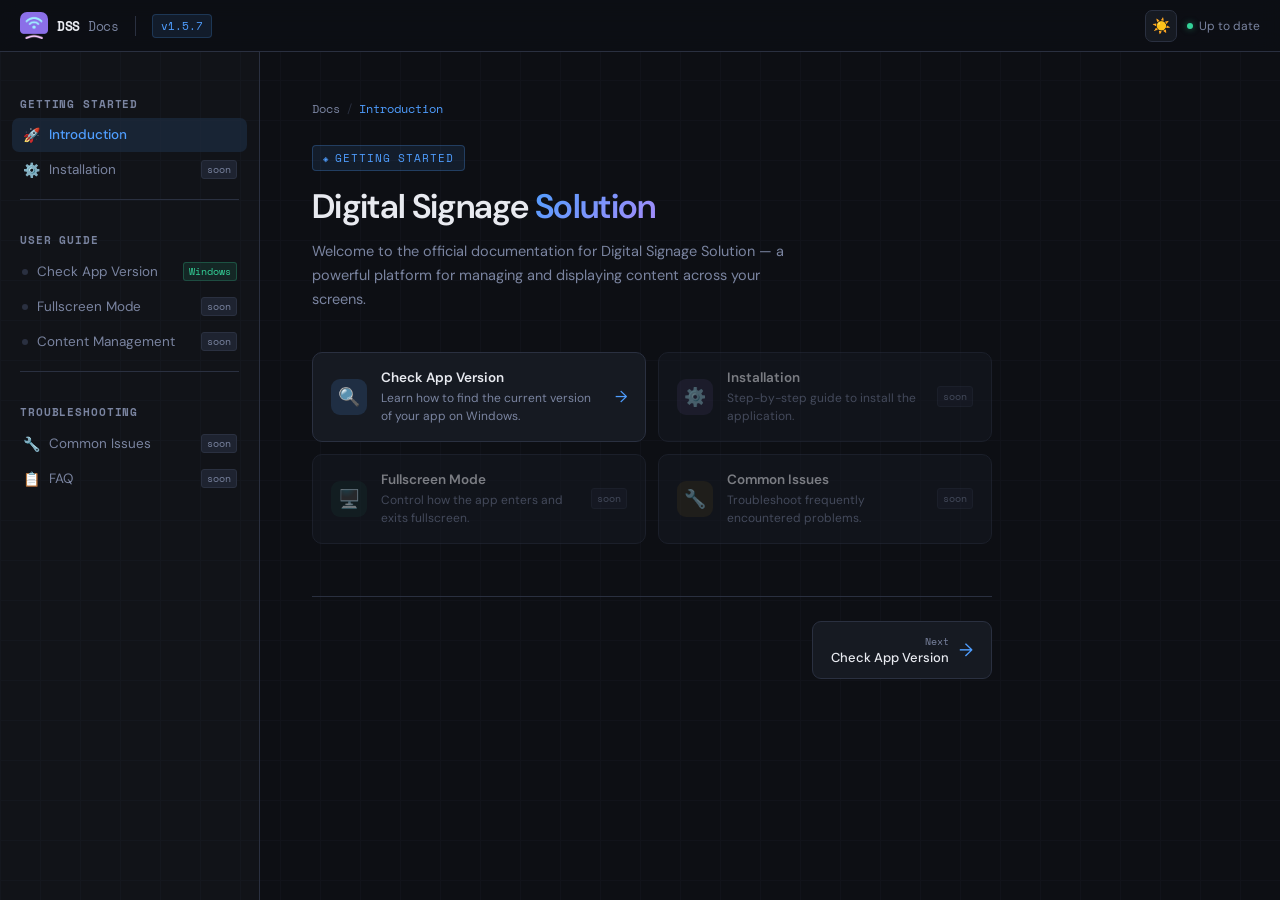
<file: index.html>
<!DOCTYPE html>
<html lang="en">
<head>
  <meta charset="UTF-8" />
  <meta name="viewport" content="width=device-width, initial-scale=1.0"/>
  <title>Introduction – DSS Docs</title>
  <link href="https://fonts.googleapis.com/css2?family=Space+Mono:wght@400;700&family=DM+Sans:wght@300;400;500;600&display=swap" rel="stylesheet"/>
  <link rel="stylesheet" href="shared.css"/>
</head>
<body>

  <div class="topbar">
    <button class="hamburger" id="hamburger" aria-label="Toggle menu">
      <span></span><span></span><span></span>
    </button>
    <a href="index.html" class="topbar-logo">
      <img src="logo.png" class="topbar-logo-img" alt="DSS Logo"/>
      <span class="topbar-logo-text">DSS <em>Docs</em></span>
    </a>
    <div class="topbar-divider"></div>
    <span class="topbar-version">v1.5.7</span>
    <div class="topbar-right">
      <button class="theme-toggle" id="themeToggle" title="Toggle theme"></button>
      <div class="topbar-status">
        <div class="status-dot"></div>
        <span>Up to date</span>
      </div>
    </div>
  </div>

  <div class="sidebar-overlay" id="overlay"></div>

  <div class="layout">
    <aside class="sidebar" id="sidebar">
      <div class="nav-group">
        <div class="nav-group-label">Getting Started</div>
        <a class="nav-item active" href="index.html">
          <span class="nav-icon">🚀</span>
          Introduction
        </a>
        <a class="nav-item" href="installation.html">
          <span class="nav-icon">⚙️</span>
          Installation
          <span class="nav-badge-soon">soon</span>
        </a>
      </div>
      <div class="nav-divider"></div>
      <div class="nav-group">
        <div class="nav-group-label">User Guide</div>
        <a class="nav-item" href="check-app-version.html">
          <span class="nav-dot"></span>
          Check App Version
          <span class="nav-badge">Windows</span>
        </a>
        <a class="nav-item" href="fullscreen-mode.html">
          <span class="nav-dot"></span>
          Fullscreen Mode
          <span class="nav-badge-soon">soon</span>
        </a>
        <a class="nav-item" href="content-management.html">
          <span class="nav-dot"></span>
          Content Management
          <span class="nav-badge-soon">soon</span>
        </a>
      </div>
      <div class="nav-divider"></div>
      <div class="nav-group">
        <div class="nav-group-label">Troubleshooting</div>
        <a class="nav-item" href="common-issues.html">
          <span class="nav-icon">🔧</span>
          Common Issues
          <span class="nav-badge-soon">soon</span>
        </a>
        <a class="nav-item" href="faq.html">
          <span class="nav-icon">📋</span>
          FAQ
          <span class="nav-badge-soon">soon</span>
        </a>
      </div>
    </aside>

    <main class="main">
      <div class="content">

        <div class="breadcrumb">
          <span>Docs</span>
          <span class="breadcrumb-sep">/</span>
          <span class="breadcrumb-current">Introduction</span>
        </div>

        <header>
          <div class="tag">Getting Started</div>
          <h1>Digital Signage <span>Solution</span></h1>
          <p class="subtitle">Welcome to the official documentation for Digital Signage Solution — a powerful platform for managing and displaying content across your screens.</p>
        </header>

        <div class="intro-grid">
          <a href="check-app-version.html" class="intro-card">
            <div class="intro-card-icon icon-blue">🔍</div>
            <div class="intro-card-body">
              <div class="intro-card-title">Check App Version</div>
              <div class="intro-card-desc">Learn how to find the current version of your app on Windows.</div>
            </div>
            <span class="intro-card-arrow">→</span>
          </a>
          <a href="installation.html" class="intro-card disabled">
            <div class="intro-card-icon icon-purple">⚙️</div>
            <div class="intro-card-body">
              <div class="intro-card-title">Installation</div>
              <div class="intro-card-desc">Step-by-step guide to install the application.</div>
            </div>
            <span class="nav-badge-soon">soon</span>
          </a>
          <a href="fullscreen-mode.html" class="intro-card disabled">
            <div class="intro-card-icon icon-green">🖥️</div>
            <div class="intro-card-body">
              <div class="intro-card-title">Fullscreen Mode</div>
              <div class="intro-card-desc">Control how the app enters and exits fullscreen.</div>
            </div>
            <span class="nav-badge-soon">soon</span>
          </a>
          <a href="common-issues.html" class="intro-card disabled">
            <div class="intro-card-icon icon-warn">🔧</div>
            <div class="intro-card-body">
              <div class="intro-card-title">Common Issues</div>
              <div class="intro-card-desc">Troubleshoot frequently encountered problems.</div>
            </div>
            <span class="nav-badge-soon">soon</span>
          </a>
        </div>

        <div class="page-nav" style="justify-content: flex-end;">
          <a href="check-app-version.html" class="page-nav-btn">
            <div class="page-nav-label">
              <span class="page-nav-hint">Next</span>
              <span class="page-nav-title">Check App Version</span>
            </div>
            <span class="page-nav-arrow">→</span>
          </a>
        </div>

      </div>
    </main>
  </div>

  <script src="shared.js"></script>
</body>
</html>
</file>
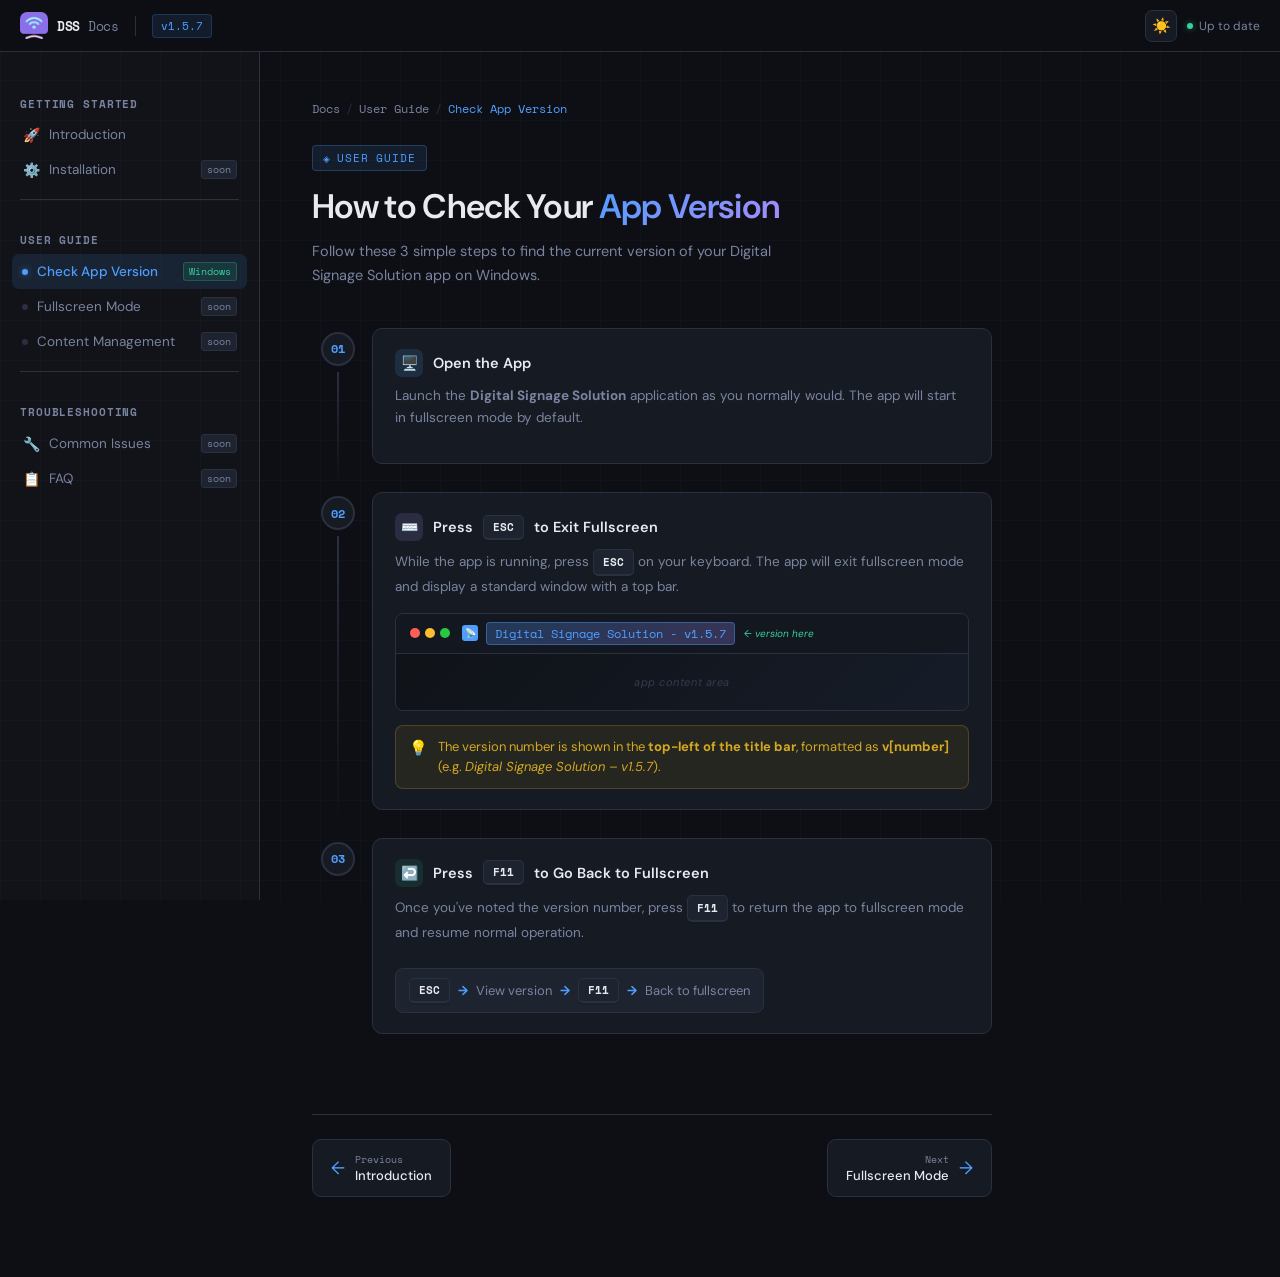
<file: check-app-version.html>
<!DOCTYPE html>
<html lang="en">
<head>
  <meta charset="UTF-8" />
  <meta name="viewport" content="width=device-width, initial-scale=1.0"/>
  <title>Check App Version – DSS Docs</title>
  <link href="https://fonts.googleapis.com/css2?family=Space+Mono:wght@400;700&family=DM+Sans:wght@300;400;500;600&display=swap" rel="stylesheet"/>
  <link rel="stylesheet" href="shared.css"/>
</head>
<body>

  <div class="topbar">
    <button class="hamburger" id="hamburger" aria-label="Toggle menu">
      <span></span><span></span><span></span>
    </button>
    <a href="index.html" class="topbar-logo">
      <img src="logo.png" class="topbar-logo-img" alt="DSS Logo"/>
      <span class="topbar-logo-text">DSS <em>Docs</em></span>
    </a>
    <div class="topbar-divider"></div>
    <span class="topbar-version">v1.5.7</span>
    <div class="topbar-right">
      <button class="theme-toggle" id="themeToggle" title="Toggle theme"></button>
      <div class="topbar-status">
        <div class="status-dot"></div>
        <span>Up to date</span>
      </div>
    </div>
  </div>

  <div class="sidebar-overlay" id="overlay"></div>

  <div class="layout">
    <aside class="sidebar" id="sidebar">
      <div class="nav-group">
        <div class="nav-group-label">Getting Started</div>
        <a class="nav-item" href="index.html">
          <span class="nav-icon">🚀</span>
          Introduction
        </a>
        <a class="nav-item" href="installation.html">
          <span class="nav-icon">⚙️</span>
          Installation
          <span class="nav-badge-soon">soon</span>
        </a>
      </div>
      <div class="nav-divider"></div>
      <div class="nav-group">
        <div class="nav-group-label">User Guide</div>
        <a class="nav-item active" href="check-app-version.html">
          <span class="nav-dot"></span>
          Check App Version
          <span class="nav-badge">Windows</span>
        </a>
        <a class="nav-item" href="fullscreen-mode.html">
          <span class="nav-dot"></span>
          Fullscreen Mode
          <span class="nav-badge-soon">soon</span>
        </a>
        <a class="nav-item" href="content-management.html">
          <span class="nav-dot"></span>
          Content Management
          <span class="nav-badge-soon">soon</span>
        </a>
      </div>
      <div class="nav-divider"></div>
      <div class="nav-group">
        <div class="nav-group-label">Troubleshooting</div>
        <a class="nav-item" href="common-issues.html">
          <span class="nav-icon">🔧</span>
          Common Issues
          <span class="nav-badge-soon">soon</span>
        </a>
        <a class="nav-item" href="faq.html">
          <span class="nav-icon">📋</span>
          FAQ
          <span class="nav-badge-soon">soon</span>
        </a>
      </div>
    </aside>

    <main class="main">
      <div class="content">

        <div class="breadcrumb">
          <span>Docs</span>
          <span class="breadcrumb-sep">/</span>
          <span>User Guide</span>
          <span class="breadcrumb-sep">/</span>
          <span class="breadcrumb-current">Check App Version</span>
        </div>

        <header>
          <div class="tag">User Guide</div>
          <h1>How to Check Your <span>App Version</span></h1>
          <p class="subtitle">Follow these 3 simple steps to find the current version of your Digital Signage Solution app on Windows.</p>
        </header>

        <div class="steps">

          <div class="step">
            <div class="step-left">
              <div class="step-num">01</div>
              <div class="step-line"></div>
            </div>
            <div class="step-body">
              <div class="card">
                <div class="card-title">
                  <div class="card-icon icon-blue">🖥️</div>
                  Open the App
                </div>
                <p class="card-desc">
                  Launch the <strong>Digital Signage Solution</strong> application as you normally would. The app will start in fullscreen mode by default.
                </p>
              </div>
            </div>
          </div>

          <div class="step">
            <div class="step-left">
              <div class="step-num">02</div>
              <div class="step-line"></div>
            </div>
            <div class="step-body">
              <div class="card">
                <div class="card-title">
                  <div class="card-icon icon-purple">⌨️</div>
                  Press <kbd class="kbd">ESC</kbd> to Exit Fullscreen
                </div>
                <p class="card-desc">
                  While the app is running, press <kbd class="kbd">ESC</kbd> on your keyboard. The app will exit fullscreen mode and display a standard window with a top bar.
                </p>
                <div class="topbar-demo">
                  <div class="topbar-bar">
                    <div class="topbar-dots">
                      <div class="dot dot-r"></div>
                      <div class="dot dot-y"></div>
                      <div class="dot dot-g"></div>
                    </div>
                    <div class="topbar-label">
                      <div class="topbar-icon">📡</div>
                      <span class="topbar-highlight">Digital Signage Solution - v1.5.7</span>
                    </div>
                  </div>
                  <div class="topbar-body">
                    <span class="topbar-body-text">app content area</span>
                  </div>
                </div>
                <div class="tip" style="margin-top:14px">
                  <span class="tip-icon">💡</span>
                  <span class="tip-text">The version number is shown in the <strong>top-left of the title bar</strong>, formatted as <strong>v[number]</strong> (e.g. <em>Digital Signage Solution – v1.5.7</em>).</span>
                </div>
              </div>
            </div>
          </div>

          <div class="step">
            <div class="step-left">
              <div class="step-num">03</div>
              <div class="step-line"></div>
            </div>
            <div class="step-body">
              <div class="card">
                <div class="card-title">
                  <div class="card-icon icon-green">↩️</div>
                  Press <kbd class="kbd">F11</kbd> to Go Back to Fullscreen
                </div>
                <p class="card-desc">
                  Once you've noted the version number, press <kbd class="kbd">F11</kbd> to return the app to fullscreen mode and resume normal operation.
                </p>
                <div class="key-hint">
                  <kbd class="kbd">ESC</kbd>
                  <span class="arrow">→</span>
                  <span>View version</span>
                  <span class="arrow">→</span>
                  <kbd class="kbd">F11</kbd>
                  <span class="arrow">→</span>
                  <span>Back to fullscreen</span>
                </div>
              </div>
            </div>
          </div>

        </div>

        <div class="page-nav">
          <a href="index.html" class="page-nav-btn">
            <span class="page-nav-arrow">←</span>
            <div class="page-nav-label" style="align-items:flex-start">
              <span class="page-nav-hint">Previous</span>
              <span class="page-nav-title">Introduction</span>
            </div>
          </a>
          <a href="fullscreen-mode.html" class="page-nav-btn">
            <div class="page-nav-label">
              <span class="page-nav-hint">Next</span>
              <span class="page-nav-title">Fullscreen Mode</span>
            </div>
            <span class="page-nav-arrow">→</span>
          </a>
        </div>

      </div>
    </main>
  </div>

  <script src="shared.js"></script>
</body>
</html>
</file>
<file: shared.css>
*, *::before, *::after { box-sizing: border-box; margin: 0; padding: 0; }

/* ═══════════════════════════════════════
   THEMES
═══════════════════════════════════════ */
:root {
  /* Light — default */
  --bg:          #f6f8fa;
  --sidebar-bg:  #ffffff;
  --surface:     #ffffff;
  --surface2:    #eef1f7;
  --border:      #e1e4ec;
  --accent:      #2563eb;
  --accent2:     #7c3aed;
  --text:        #0f172a;
  --muted:       #64748b;
  --success:     #059669;
  --warn:        #d97706;

  /* opacity helpers */
  --accent-10:    rgba(37,99,235,0.1);
  --accent-12:    rgba(37,99,235,0.12);
  --accent-15:    rgba(37,99,235,0.15);
  --accent-20:    rgba(37,99,235,0.2);
  --accent-25:    rgba(37,99,235,0.25);
  --accent-35:    rgba(37,99,235,0.35);
  --accent-40:    rgba(37,99,235,0.4);
  --accent2-15:   rgba(124,58,237,0.15);
  --success-10:   rgba(5,150,105,0.1);
  --success-25:   rgba(5,150,105,0.25);
  --success-glow: rgba(5,150,105,0.45);
  --accent-glow:  rgba(37,99,235,0.5);
  --warn-7:       rgba(251,191,36,0.07);
  --warn-20:      rgba(251,191,36,0.2);
  --tip-text:     #92680a;
  --nav-label:    #334155;

  /* layout / misc */
  --topbar-bg:   rgba(255,255,255,0.95);
  --grid-color:  #e1e4ec;
  --grid-opacity: 0.8;
  --card-shadow: 0 1px 3px rgba(15,23,42,0.07), 0 1px 2px rgba(15,23,42,0.04);

  --sidebar-w:  260px;
  --topbar-h:   52px;
}

[data-theme="dark"] {
  --bg:          #0d0f14;
  --sidebar-bg:  #111318;
  --surface:     #161a22;
  --surface2:    #1e2330;
  --border:      #2a3040;
  --accent:      #4f9eff;
  --accent2:     #a78bfa;
  --text:        #e8eaf0;
  --muted:       #7a84a0;
  --success:     #34d399;
  --warn:        #fbbf24;

  --accent-10:    rgba(79,158,255,0.1);
  --accent-12:    rgba(79,158,255,0.12);
  --accent-15:    rgba(79,158,255,0.15);
  --accent-20:    rgba(79,158,255,0.2);
  --accent-25:    rgba(79,158,255,0.25);
  --accent-35:    rgba(79,158,255,0.35);
  --accent-40:    rgba(79,158,255,0.4);
  --accent2-15:   rgba(167,139,250,0.15);
  --success-10:   rgba(52,211,153,0.1);
  --success-25:   rgba(52,211,153,0.25);
  --success-glow: rgba(52,211,153,0.5);
  --accent-glow:  rgba(79,158,255,0.5);
  --warn-7:       rgba(251,191,36,0.07);
  --warn-20:      rgba(251,191,36,0.2);
  --tip-text:     #d4a820;
  --nav-label:    #7a84a0;

  --topbar-bg:    rgba(13,15,20,0.9);
  --grid-color:   #2a3040;
  --grid-opacity: 0.15;
  --card-shadow:  none;
}

/* ═══════════════════════════════════════
   BASE
═══════════════════════════════════════ */
body {
  background: var(--bg);
  color: var(--text);
  font-family: 'DM Sans', sans-serif;
  min-height: 100vh;
  display: flex;
  flex-direction: column;
  transition: background-color 0.25s, color 0.25s;
}

/* ═══════════════════════════════════════
   TOP BAR
═══════════════════════════════════════ */
.topbar {
  position: fixed;
  top: 0; left: 0; right: 0;
  height: var(--topbar-h);
  background: var(--topbar-bg);
  backdrop-filter: blur(12px);
  border-bottom: 1px solid var(--border);
  display: flex;
  align-items: center;
  padding: 0 20px;
  gap: 16px;
  z-index: 100;
  transition: background 0.25s, border-color 0.25s;
}

.hamburger {
  display: none;
  flex-direction: column;
  gap: 4px;
  cursor: pointer;
  padding: 6px;
  border-radius: 6px;
  border: none;
  background: transparent;
  transition: background 0.2s;
}
.hamburger:hover { background: var(--surface2); }
.hamburger span {
  display: block;
  width: 18px; height: 2px;
  background: var(--muted);
  border-radius: 2px;
}

.topbar-logo {
  display: flex;
  align-items: center;
  gap: 9px;
  text-decoration: none;
}
.topbar-logo-img {
  width: 28px; height: 28px;
  border-radius: 7px;
  object-fit: contain;
  flex-shrink: 0;
}
.topbar-logo-text {
  font-family: 'Space Mono', monospace;
  font-size: 13px;
  font-weight: 700;
  color: var(--text);
  letter-spacing: -0.02em;
}
.topbar-logo-text em {
  color: var(--muted);
  font-style: normal;
  font-weight: 400;
}

.topbar-divider {
  width: 1px;
  height: 20px;
  background: var(--border);
}

.topbar-version {
  font-family: 'Space Mono', monospace;
  font-size: 11px;
  color: var(--accent);
  background: var(--accent-10);
  border: 1px solid var(--accent-20);
  border-radius: 4px;
  padding: 3px 8px;
}

.topbar-right {
  margin-left: auto;
  display: flex;
  align-items: center;
  gap: 10px;
}

/* Theme toggle button */
.theme-toggle {
  width: 32px; height: 32px;
  border-radius: 7px;
  border: 1px solid var(--border);
  background: var(--surface);
  cursor: pointer;
  display: flex;
  align-items: center;
  justify-content: center;
  font-size: 15px;
  line-height: 1;
  transition: background 0.2s, border-color 0.2s, transform 0.15s;
  flex-shrink: 0;
}
.theme-toggle:hover {
  background: var(--surface2);
  border-color: var(--accent-40);
  transform: rotate(15deg);
}
.theme-toggle:active { transform: scale(0.9); }

.topbar-status {
  display: flex;
  align-items: center;
  gap: 6px;
  font-size: 12px;
  color: var(--muted);
}
.status-dot {
  width: 6px; height: 6px;
  border-radius: 50%;
  background: var(--success);
  box-shadow: 0 0 6px var(--success-glow);
  animation: pulse 2s infinite;
}

/* ═══════════════════════════════════════
   LAYOUT
═══════════════════════════════════════ */
.layout {
  display: flex;
  margin-top: var(--topbar-h);
  min-height: calc(100vh - var(--topbar-h));
}

/* ═══════════════════════════════════════
   SIDEBAR
═══════════════════════════════════════ */
.sidebar {
  width: var(--sidebar-w);
  flex-shrink: 0;
  background: var(--sidebar-bg);
  border-right: 1px solid var(--border);
  position: fixed;
  top: var(--topbar-h);
  left: 0;
  bottom: 0;
  overflow-y: auto;
  padding: 24px 0 40px;
  transition: transform 0.25s ease, background 0.25s, border-color 0.25s;
  scrollbar-width: thin;
  scrollbar-color: var(--border) transparent;
}
.sidebar::-webkit-scrollbar { width: 4px; }
.sidebar::-webkit-scrollbar-track { background: transparent; }
.sidebar::-webkit-scrollbar-thumb { background: var(--border); border-radius: 2px; }

.sidebar-overlay {
  display: none;
  position: fixed;
  inset: 0;
  background: rgba(0,0,0,0.5);
  z-index: 98;
  backdrop-filter: blur(2px);
}

.nav-group { padding: 0 12px; margin-bottom: 8px; padding-top: 20px; }

.nav-group-label {
  font-size: 11px;
  font-weight: 700;
  letter-spacing: 0.08em;
  text-transform: uppercase;
  color: var(--nav-label);
  padding: 0 8px 6px;
  font-family: 'Space Mono', monospace;
}

.nav-item {
  display: flex;
  align-items: center;
  gap: 9px;
  padding: 8px 10px;
  border-radius: 7px;
  font-size: 13.5px;
  color: var(--muted);
  text-decoration: none;
  transition: background 0.15s, color 0.15s;
  line-height: 1.3;
}
.nav-item:hover { background: var(--surface2); color: var(--text); }
.nav-item.active {
  background: var(--accent-12);
  color: var(--accent);
  font-weight: 500;
}
.nav-item.active .nav-dot {
  background: var(--accent);
  box-shadow: 0 0 6px var(--accent-glow);
}

.nav-dot {
  width: 6px; height: 6px;
  border-radius: 50%;
  background: var(--border);
  flex-shrink: 0;
}
.nav-icon {
  font-size: 14px;
  flex-shrink: 0;
  width: 18px;
  text-align: center;
}

.nav-divider {
  height: 1px;
  background: var(--border);
  margin: 12px 20px;
}

.nav-badge {
  margin-left: auto;
  font-size: 10px;
  font-family: 'Space Mono', monospace;
  background: var(--success-10);
  border: 1px solid var(--success-25);
  color: var(--success);
  border-radius: 3px;
  padding: 2px 5px;
  white-space: nowrap;
}

.nav-badge-soon {
  margin-left: auto;
  font-size: 10px;
  font-family: 'Space Mono', monospace;
  background: var(--surface2);
  border: 1px solid var(--border);
  color: var(--muted);
  border-radius: 3px;
  padding: 2px 5px;
  white-space: nowrap;
}

/* ═══════════════════════════════════════
   MAIN
═══════════════════════════════════════ */
.main {
  flex: 1;
  margin-left: var(--sidebar-w);
  min-width: 0;
  padding: 48px 52px 80px;
  position: relative;
}

.main::before {
  content: '';
  position: fixed;
  inset: 0;
  background-image:
    linear-gradient(var(--grid-color) 1px, transparent 1px),
    linear-gradient(90deg, var(--grid-color) 1px, transparent 1px);
  background-size: 40px 40px;
  opacity: var(--grid-opacity);
  pointer-events: none;
  z-index: 0;
  transition: opacity 0.25s;
}

.content {
  max-width: 680px;
  position: relative;
  z-index: 1;
}

/* ── Breadcrumb ── */
.breadcrumb {
  display: flex;
  align-items: center;
  gap: 6px;
  font-size: 12px;
  color: var(--muted);
  margin-bottom: 28px;
  font-family: 'Space Mono', monospace;
  animation: fadeUp 0.4s ease both;
}
.breadcrumb-sep { color: var(--border); }
.breadcrumb-current { color: var(--accent); }

/* ── Header ── */
header {
  margin-bottom: 40px;
  animation: fadeUp 0.4s ease 0.05s both;
}

.tag {
  display: inline-flex;
  align-items: center;
  gap: 6px;
  font-family: 'Space Mono', monospace;
  font-size: 11px;
  color: var(--accent);
  background: var(--accent-10);
  border: 1px solid var(--accent-25);
  border-radius: 4px;
  padding: 4px 10px;
  letter-spacing: 0.08em;
  text-transform: uppercase;
  margin-bottom: 16px;
}
.tag::before { content: '◈'; font-size: 9px; }

h1 {
  font-size: clamp(24px, 3.5vw, 34px);
  font-weight: 600;
  line-height: 1.2;
  letter-spacing: -0.02em;
  color: var(--text);
}
h1 span {
  background: linear-gradient(135deg, var(--accent), var(--accent2));
  -webkit-background-clip: text;
  -webkit-text-fill-color: transparent;
}

.subtitle {
  margin-top: 12px;
  color: var(--muted);
  font-size: 14.5px;
  line-height: 1.65;
  max-width: 500px;
}

/* ═══════════════════════════════════════
   INTRO GRID  (index page)
═══════════════════════════════════════ */
.intro-grid {
  display: grid;
  grid-template-columns: 1fr 1fr;
  gap: 12px;
  margin-bottom: 8px;
  animation: fadeUp 0.4s ease 0.1s both;
}

.intro-card {
  display: flex;
  align-items: center;
  gap: 14px;
  padding: 16px 18px;
  background: var(--surface);
  border: 1px solid var(--border);
  border-radius: 10px;
  text-decoration: none;
  color: var(--text);
  box-shadow: var(--card-shadow);
  transition: border-color 0.2s, transform 0.2s, background 0.2s, box-shadow 0.2s;
}
.intro-card:hover:not(.disabled) {
  border-color: var(--accent-40);
  transform: translateY(-2px);
  background: var(--surface2);
}
.intro-card.disabled { cursor: default; opacity: 0.5; }

.intro-card-icon {
  width: 36px; height: 36px;
  border-radius: 9px;
  display: flex; align-items: center; justify-content: center;
  font-size: 18px;
  flex-shrink: 0;
}
.icon-warn { background: rgba(251,191,36,0.12); }

.intro-card-body { flex: 1; min-width: 0; }
.intro-card-title { font-size: 13.5px; font-weight: 600; margin-bottom: 3px; color: var(--text); }
.intro-card-desc  { font-size: 12px; color: var(--muted); line-height: 1.5; }
.intro-card-arrow { font-size: 16px; color: var(--accent); flex-shrink: 0; }

/* ═══════════════════════════════════════
   STEPS
═══════════════════════════════════════ */
.steps {
  display: flex;
  flex-direction: column;
  animation: fadeUp 0.4s ease 0.1s both;
}

.step { display: flex; }

.step-left {
  display: flex;
  flex-direction: column;
  align-items: center;
  width: 52px;
  flex-shrink: 0;
  padding-top: 4px;
}

.step-num {
  width: 34px; height: 34px;
  border-radius: 50%;
  border: 2px solid var(--border);
  background: var(--surface);
  display: flex; align-items: center; justify-content: center;
  font-family: 'Space Mono', monospace;
  font-size: 12px;
  font-weight: 700;
  color: var(--accent);
  flex-shrink: 0;
  z-index: 1;
  transition: border-color 0.2s, background 0.2s;
}
.step:hover .step-num {
  border-color: var(--accent);
  background: var(--accent-10);
}

.step-line {
  width: 2px;
  flex: 1;
  min-height: 28px;
  background: linear-gradient(to bottom, var(--border), transparent);
  margin: 6px 0;
}
.step:last-child .step-line { display: none; }

.step-body { flex: 1; padding-bottom: 28px; }

.card {
  background: var(--surface);
  border: 1px solid var(--border);
  border-radius: 10px;
  padding: 20px 22px;
  margin-left: 8px;
  box-shadow: var(--card-shadow);
  transition: border-color 0.2s, transform 0.2s, box-shadow 0.2s;
}
.card:hover {
  border-color: var(--accent-35);
  transform: translateX(3px);
}

.card-title {
  font-size: 14.5px;
  font-weight: 600;
  color: var(--text);
  margin-bottom: 8px;
  display: flex;
  align-items: center;
  gap: 10px;
}

.card-icon {
  width: 28px; height: 28px;
  border-radius: 7px;
  display: flex; align-items: center; justify-content: center;
  font-size: 14px;
  flex-shrink: 0;
}
.icon-blue   { background: var(--accent-15); }
.icon-purple { background: var(--accent2-15); }
.icon-green  { background: var(--success-10); }

.card-desc {
  font-size: 13.5px;
  color: var(--muted);
  line-height: 1.65;
  margin-bottom: 14px;
}

.kbd {
  display: inline-flex;
  align-items: center;
  justify-content: center;
  font-family: 'Space Mono', monospace;
  font-size: 11px;
  font-weight: 700;
  color: var(--text);
  background: var(--surface2);
  border: 1px solid var(--border);
  border-bottom: 2px solid var(--border);
  border-radius: 5px;
  padding: 3px 9px;
  min-width: 34px;
  box-shadow: 0 2px 0 rgba(0,0,0,0.08);
  vertical-align: middle;
}

/* ── Mock App Window (always dark — represents the real app UI) ── */
.topbar-demo {
  background: #1a1f2d;
  border: 1px solid #2a3040;
  border-radius: 8px;
  overflow: hidden;
  margin-top: 4px;
}
.topbar-bar {
  background: #131720;
  padding: 8px 14px;
  display: flex;
  align-items: center;
  gap: 12px;
  border-bottom: 1px solid #2a3040;
}
.topbar-dots { display: flex; gap: 5px; }
.dot { width: 10px; height: 10px; border-radius: 50%; }
.dot-r { background: #ff5f57; }
.dot-y { background: #febc2e; }
.dot-g { background: #28c840; }
.topbar-label { display: flex; align-items: center; gap: 8px; }
.topbar-icon {
  width: 16px; height: 16px;
  background: #4f9eff;
  border-radius: 3px;
  display: flex; align-items: center; justify-content: center;
  font-size: 9px;
}
.topbar-highlight {
  background: linear-gradient(135deg, rgba(79,158,255,0.25), rgba(167,139,250,0.25));
  border: 1px solid rgba(79,158,255,0.4);
  border-radius: 4px;
  padding: 2px 8px;
  font-family: 'Space Mono', monospace;
  font-size: 12px;
  color: #4f9eff;
  position: relative;
}
.topbar-highlight::after {
  content: '← version here';
  position: absolute;
  left: calc(100% + 10px);
  top: 50%; transform: translateY(-50%);
  font-size: 10px;
  color: #34d399;
  white-space: nowrap;
  font-family: 'DM Sans', sans-serif;
  font-style: italic;
}
.topbar-body {
  height: 56px;
  background: linear-gradient(135deg, #0f1318 0%, #161c28 100%);
  display: flex; align-items: center; justify-content: center;
}
.topbar-body-text { font-size: 11px; color: #333b50; font-style: italic; letter-spacing: 0.05em; }

/* ── Tip ── */
.tip {
  display: flex;
  gap: 10px;
  align-items: flex-start;
  background: var(--warn-7);
  border: 1px solid var(--warn-20);
  border-radius: 8px;
  padding: 11px 13px;
}
.tip-icon { font-size: 15px; flex-shrink: 0; margin-top: 1px; }
.tip-text { font-size: 13px; color: var(--tip-text); line-height: 1.55; }

/* ── Key hint ── */
.key-hint {
  display: inline-flex;
  align-items: center;
  gap: 8px;
  background: var(--surface2);
  border: 1px solid var(--border);
  border-radius: 8px;
  padding: 9px 13px;
  margin-top: 10px;
  font-size: 13px;
  color: var(--muted);
}
.arrow { color: var(--accent); font-weight: 700; }

/* ═══════════════════════════════════════
   PAGE NAV
═══════════════════════════════════════ */
.page-nav {
  display: flex;
  justify-content: space-between;
  gap: 12px;
  margin-top: 52px;
  padding-top: 24px;
  border-top: 1px solid var(--border);
  animation: fadeUp 0.4s ease 0.3s both;
}

.page-nav-btn {
  display: flex;
  align-items: center;
  gap: 10px;
  padding: 12px 18px;
  background: var(--surface);
  border: 1px solid var(--border);
  border-radius: 9px;
  text-decoration: none;
  color: var(--muted);
  font-size: 13px;
  box-shadow: var(--card-shadow);
  transition: border-color 0.2s, color 0.2s, background 0.2s;
}
.page-nav-btn:hover {
  border-color: var(--accent-40);
  color: var(--text);
  background: var(--surface2);
}
.page-nav-label {
  display: flex;
  flex-direction: column;
  align-items: flex-end;
}
.page-nav-hint  { font-size: 10px; color: var(--muted); font-family: 'Space Mono', monospace; }
.page-nav-title { font-size: 13px; color: var(--text); font-weight: 500; }
.page-nav-arrow { font-size: 18px; color: var(--accent); }

/* ═══════════════════════════════════════
   ANIMATIONS
═══════════════════════════════════════ */
@keyframes fadeUp {
  from { opacity: 0; transform: translateY(14px); }
  to   { opacity: 1; transform: translateY(0); }
}
@keyframes pulse {
  0%, 100% { opacity: 1; }
  50%       { opacity: 0.4; }
}

/* ═══════════════════════════════════════
   RESPONSIVE
═══════════════════════════════════════ */
@media (max-width: 768px) {
  .hamburger { display: flex; }

  .sidebar {
    transform: translateX(-100%);
    z-index: 99;
  }
  .sidebar.open         { transform: translateX(0); }
  .sidebar-overlay.open { display: block; }

  .main { margin-left: 0; padding: 32px 20px 60px; }

  .topbar-version,
  .topbar-divider { display: none; }

  .topbar-highlight::after { display: none; }

  .intro-grid { grid-template-columns: 1fr; }

  .page-nav { flex-direction: column; }
}
</file>
